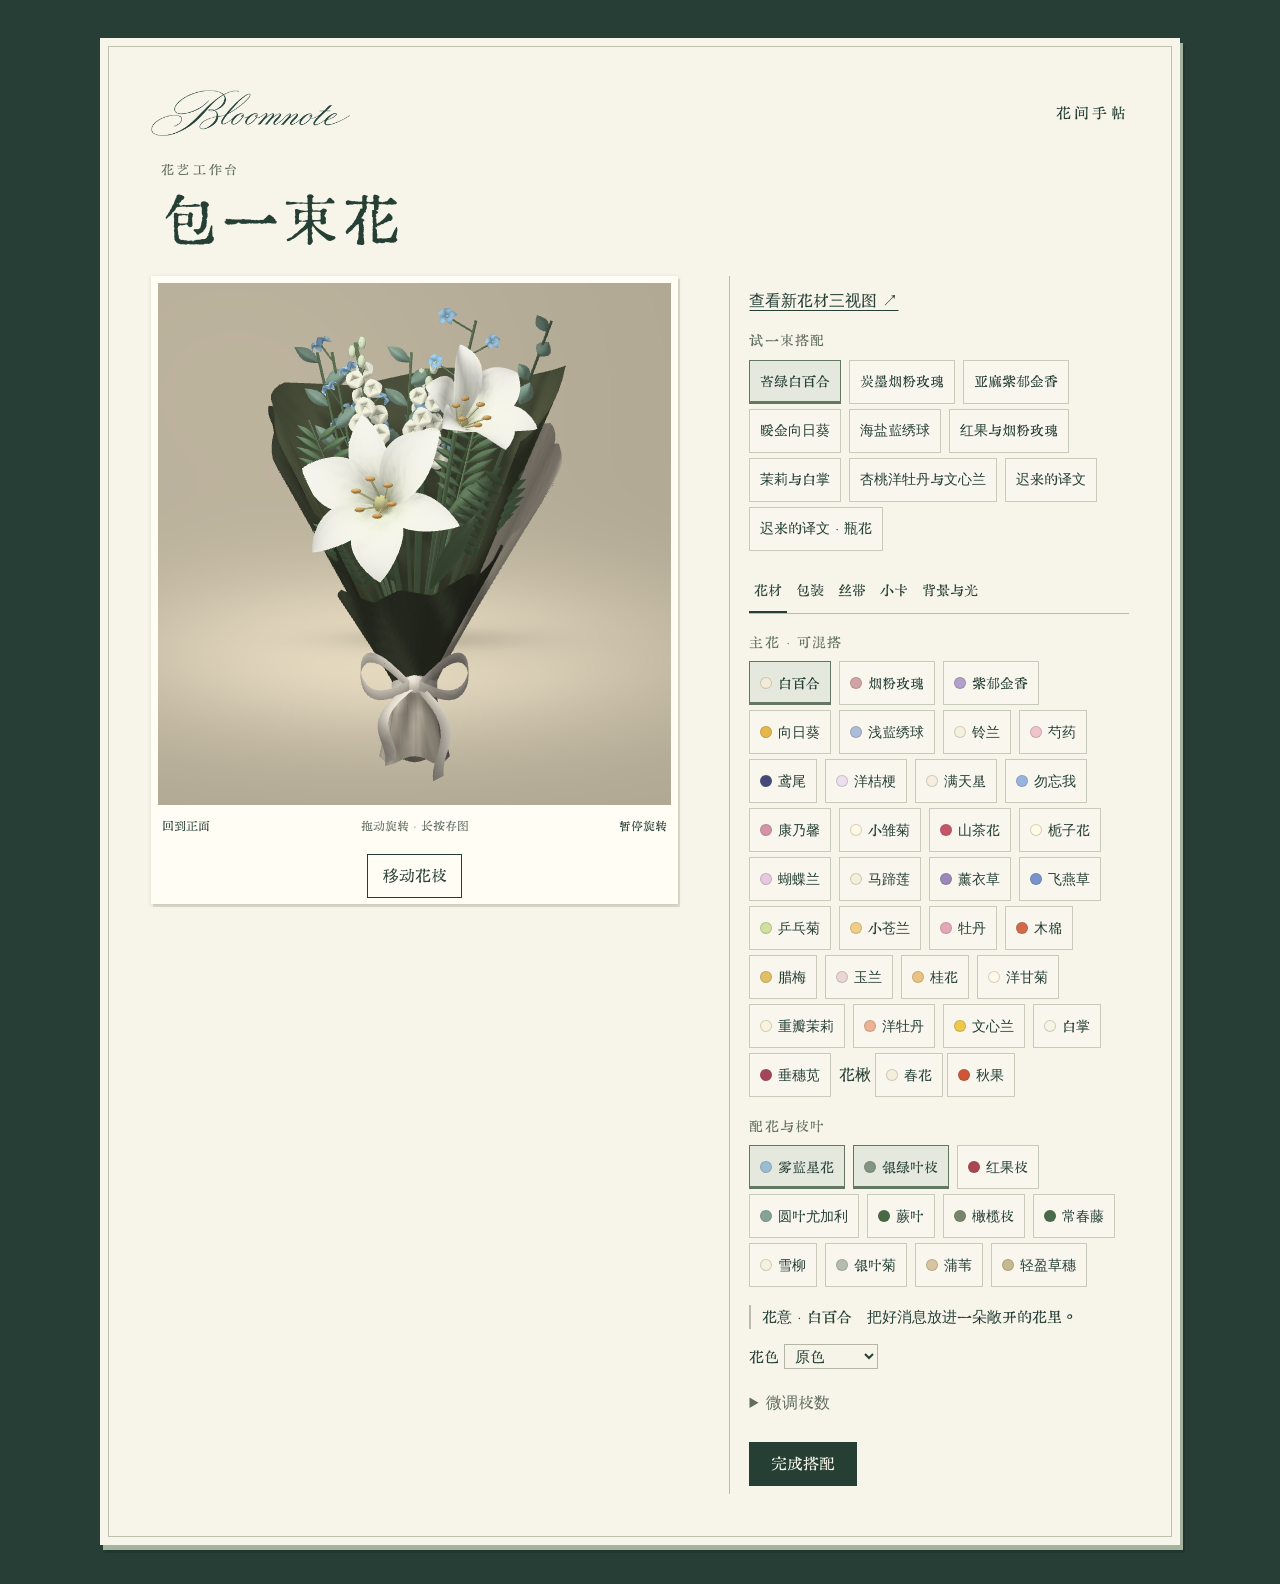
<file: index.html>
<!doctype html>
<html lang="zh-CN"><meta charset="utf-8"><meta name="viewport" content="width=device-width,initial-scale=1,viewport-fit=cover"><meta name="theme-color" content="#263e35"><title>花间手帖 · 赛博花店</title><link rel="stylesheet" href="./atelier.css?v=materials1">
<main><header><img class="signature" src="./bloomnote.png" alt="Bloomnote"><span class="shop">花间手帖</span></header>
<div class="heading"><div><p id="over">花艺工作台</p><h1 id="title">包一束花</h1></div></div>
<div class="work"><section class="exhibit" aria-label="立体花束预览"><div class="glass"><canvas aria-label="拖动旋转立体花束" id="flower"></canvas><img id="photo" alt="当前角度的花束" draggable="false"></div><div class="viewbar"><button id="front">回到正面</button><span>拖动旋转 · 长按存图</span><button id="turn">自动旋转</button></div><button id="move" hidden>移动花枝</button></section>
<section class="desk"><div id="editor"><a class="gallery-link" href="./gallery.html">查看新花材三视图 ↗</a><fieldset><legend>试一束搭配</legend><div class="choices" id="recipes"></div></fieldset><nav aria-label="搭配步骤"></nav><div id="picker"></div><p id="flower-meaning" aria-live="polite" hidden></p><div id="tones"></div><details id="quantities"><summary>微调枝数</summary><div class="choices" id="counters"></div></details><label id="ribbon-field" hidden>丝带细边小字（选填）<input id="ribbon-print" maxlength="24" autocomplete="off"></label><div id="note-field" hidden><label class="address">To <input id="to" maxlength="60" aria-label="收花人（选填）" placeholder="收花人（选填）"></label><label for="note">贺卡正文</label><textarea id="note" rows="5" maxlength="400" placeholder="写下想随花送出的话"></textarea><label class="address signature-line">From <input id="from" maxlength="60" aria-label="送花人（选填）" placeholder="你的署名（选填）"></label><label class="address">背面小字 <input id="card-print" maxlength="60" placeholder="选填"></label></div><button class="primary" id="finish">完成搭配</button></div>
<div id="finished" hidden><p id="receipt"></p><details id="meanings"><summary>读懂这束花</summary><dl></dl></details><div class="actions"><button id="read-note" hidden>读贺卡</button><button class="primary" id="save">保存图片</button><button id="share">分享花束</button></div><button id="reply" hidden>回赠一束花</button><button id="back">继续搭配</button></div>
<output role="status"></output><textarea id="url" aria-label="复制花束链接或花束单" readonly hidden rows="4"></textarea></section></div></main>
<dialog id="letter" aria-label="随花贺卡"><div id="letter-face"><p id="letter-to" hidden></p><p id="letter-text"></p><p id="letter-from" hidden></p></div><p id="letter-reverse" hidden></p><button id="flip-card" type="button" hidden>看背面</button><form method="dialog"><button>收起贺卡</button></form></dialog>
<script type="module" src="./atelier.js?v=late-translation-porcelain1"></script></html>
</file>
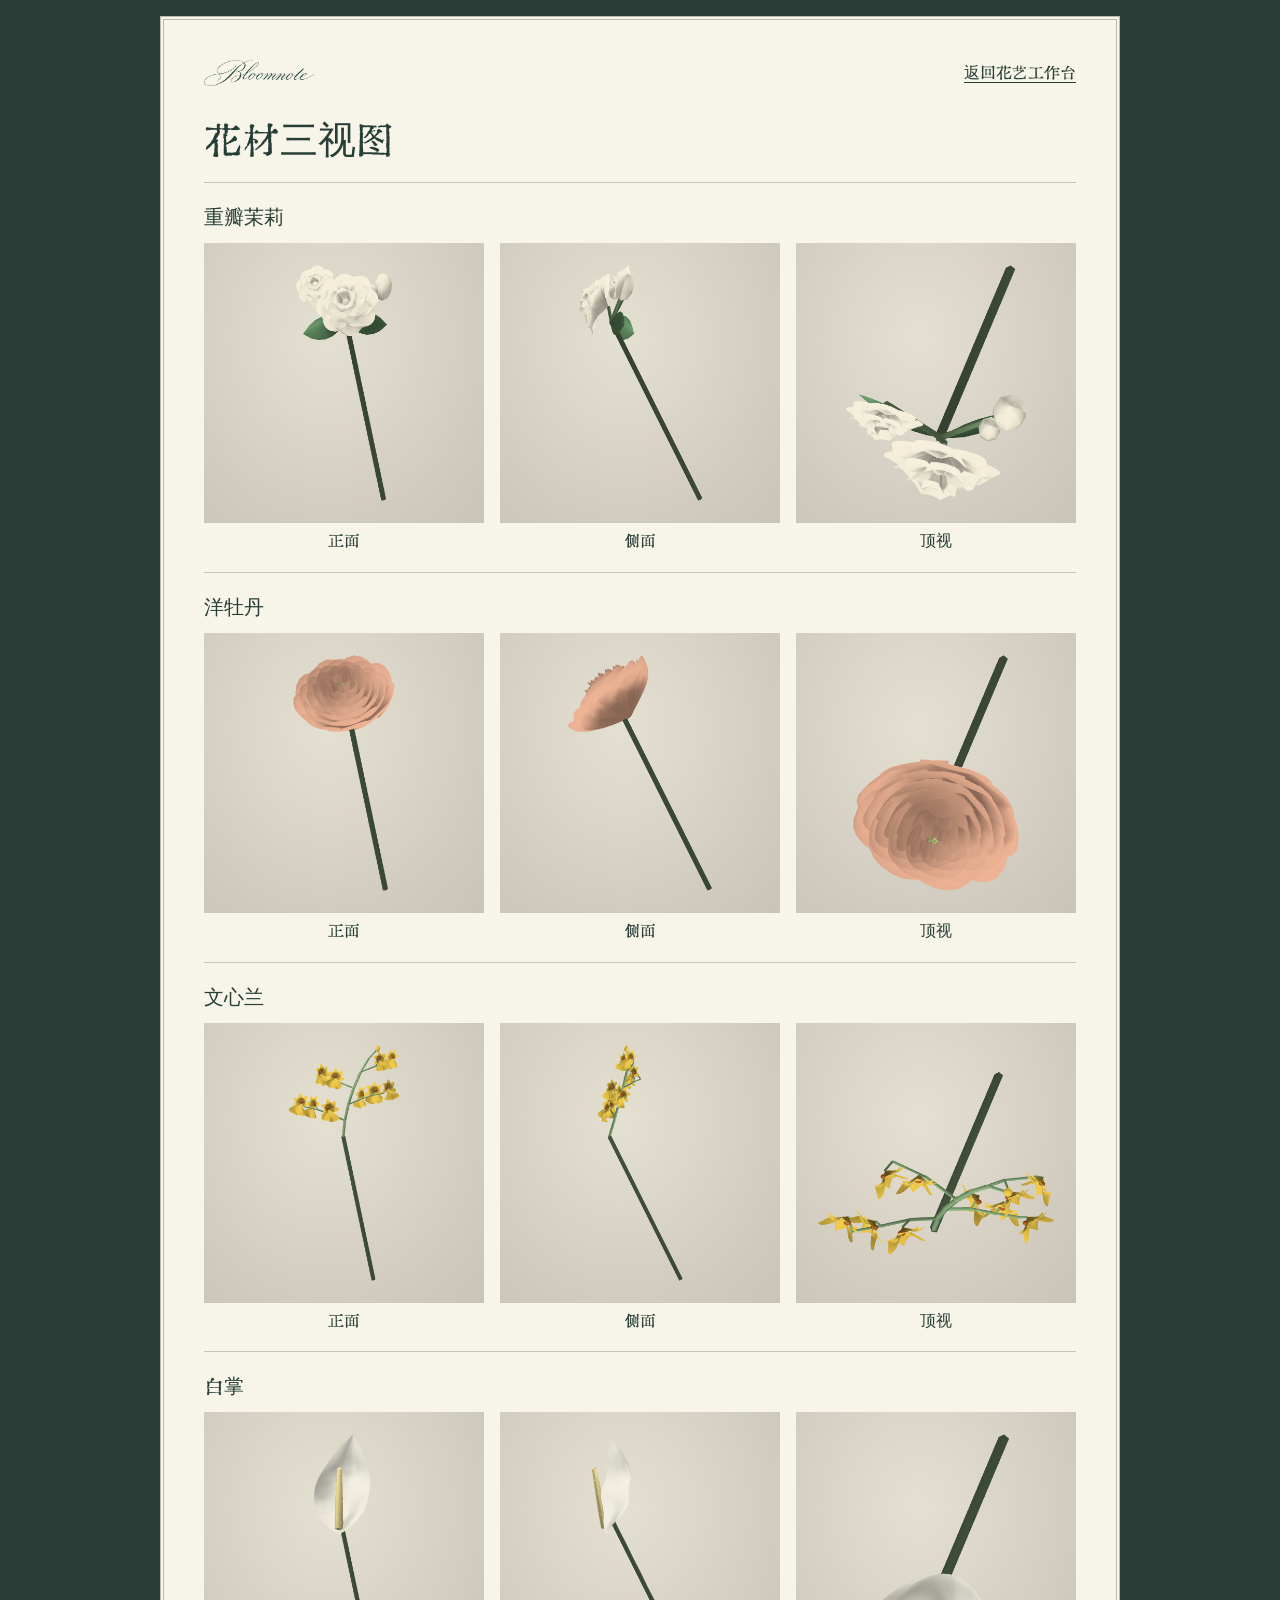
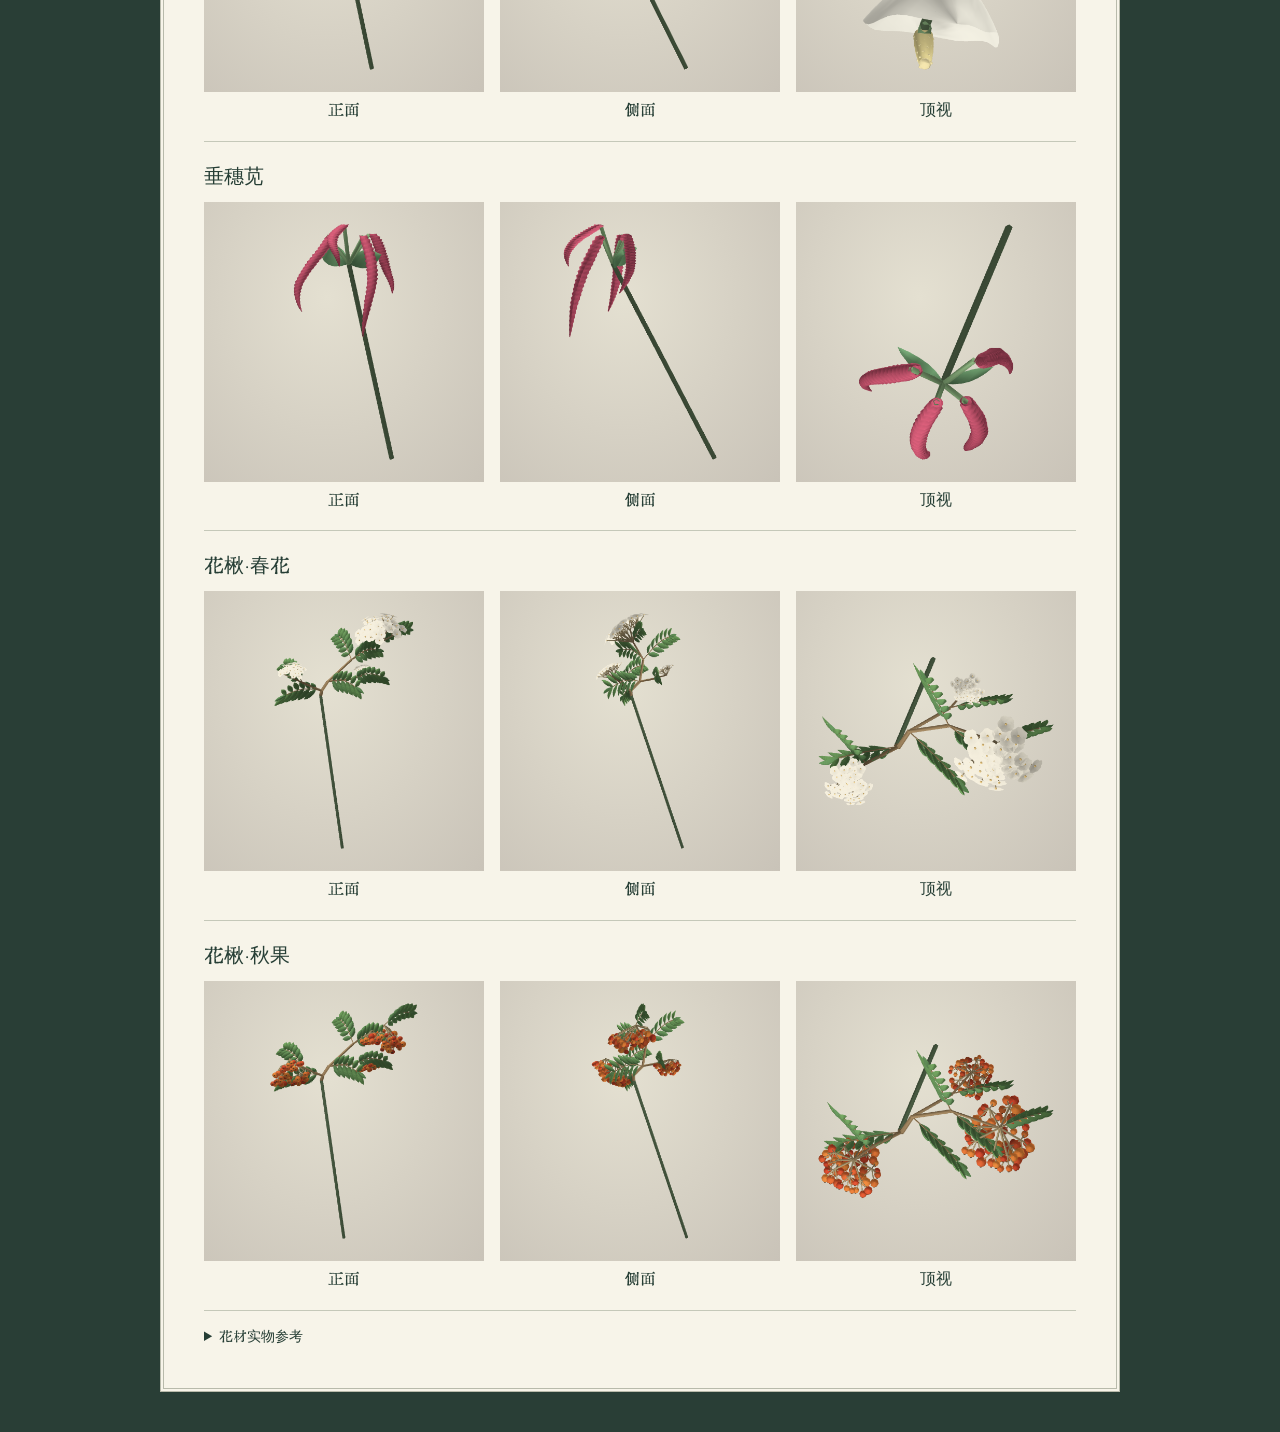
<file: gallery.html>
<!doctype html>
<html lang="zh-CN">
<meta charset="utf-8">
<meta name="viewport" content="width=device-width,initial-scale=1">
<meta name="theme-color" content="#263e35">
<title>花材三视图 · 花间手帖</title>
<style>
@font-face{font-family:Huiwen;src:url('./huiwen.otf') format('opentype');font-display:swap}
*{box-sizing:border-box}
body{margin:0;background:#293e36;color:#263e35;font:16px/1.6 Huiwen,"Songti SC",serif}
main{width:min(100% - 24px,960px);margin:16px auto 40px;padding:clamp(16px,4vw,40px);background:#f7f4e9;border:double 4px #b8baab}
header{display:flex;align-items:center;justify-content:space-between;gap:10px}header img{width:110px;height:auto}a{color:inherit;text-underline-offset:4px}
h1{font-weight:500;font-size:clamp(26px,5vw,38px);margin:.65em 0 .3em}h2{font-weight:500;font-size:1.25rem;margin:0 0 10px}
section{padding:18px 0;border-top:1px solid #c5c8b9}
.views{display:grid;grid-template-columns:repeat(3,minmax(0,1fr));gap:clamp(4px,1.5vw,16px)}
button{font:inherit;color:inherit;cursor:pointer}
.view{display:grid;gap:5px;padding:0;background:none;border:0;text-align:center}
.view img,#large{display:block;width:100%;background:radial-gradient(ellipse at 44% 34%,#e4e0d1,#c9c3b8);aspect-ratio:1;object-fit:contain}
.view:focus-visible,button:focus-visible,a:focus-visible{outline:2px solid #3c6148;outline-offset:2px}
dialog{color:inherit;background:#f6f3e8;border:1px solid #7e8879;padding:12px;width:min(92vw,650px);max-height:94dvh;overflow:auto}dialog::backdrop{background:#192b24c9}
dialog header{margin:0 0 10px}dialog button{border:1px solid #a3ad9d;background:transparent;padding:5px 12px}
@media(max-width:480px){main{padding:14px;width:calc(100% - 12px);margin:8px auto 20px}section{padding:13px 0}.view{font-size:14px}}
.sources{font-size:.9rem;border-top:1px solid #c5c8b9;padding-top:1em}.sources summary{cursor:pointer}.sources ul{padding-left:1.4em}
</style>
<main>
<header><img src="./bloomnote.png" alt="Bloomnote"><a href="./index.html">返回花艺工作台</a></header>
<h1>花材三视图</h1>
<p id="status" role="status">正在绘制花材…</p>
<div id="specimens"></div>
<details class="sources">
<summary>花材实物参考</summary>
<ul>
<li>重瓣茉莉 · <a href="https://www.logees.com/products/jasmine-grand-duke-of-tuscany">Logee’s「托斯卡纳大公」</a></li>
<li>洋牡丹 · <a href="https://plants.ces.ncsu.edu/plants/ranunculus-asiaticus/">北卡州立大学植物图鉴</a></li>
<li>文心兰 · <a href="https://www.aos.org/explore/oncidium">美国兰花协会</a> · <a href="https://www.hanadonya.com/product/we-0021-v.html">Gower Ramsey 鲜切花实拍</a></li>
<li>白掌 · <a href="https://plants.ces.ncsu.edu/plants/spathiphyllum/">北卡州立大学植物图鉴</a></li>
<li>垂穗苋 · <a href="https://library.floretflowers.com/collections/seeds/products/amaranth-coral-fountain">Floret 花圃「Coral Fountain」</a></li>
<li>花楸春花与秋果 · <a href="https://www.woodlandtrust.org.uk/trees-woods-and-wildlife/british-trees/a-z-of-british-trees/rowan/">英国林地信托</a> · <a href="https://www.treesandshrubsonline.org/articles/sorbus/sorbus-aucuparia/">国际树木学会形态图鉴</a></li>
</ul>
</details>
</main>
<dialog id="detail" aria-labelledby="detail-name">
<header><strong id="detail-name"></strong><form method="dialog"><button autofocus>收起</button></form></header>
<img id="large" alt="">
</dialog>
<script type="module" src="./gallery.js"></script>
</html>
</file>
<file: atelier.css>
@font-face{font-family:BloomnoteHuiwen;src:url('./huiwen.otf') format('opentype');font-display:swap}
@font-face{font-family:Stationery;src:url('./song.otf') format('opentype');font-display:swap}
:root{--ink:#263f35;--muted:#606d60;--rule:#b9bcaa;--paper:#f7f4e9;--serif:BloomnoteHuiwen,"汇文明朝体","Huiwen-mincho",Stationery,serif}
*{box-sizing:border-box}
body{margin:0;background:#263e35;color:var(--ink);font:16px/1.6 var(--serif);padding:clamp(12px,3vw,40px)}
main{position:relative;isolation:isolate;max-width:1080px;margin:auto;background:var(--paper);padding:clamp(18px,4vw,54px);box-shadow:3px 5px 0 #a4b3a0,5px 8px 0 #20372e}
main:before{content:"";position:absolute;inset:8px;border:1px solid #bdc1ad;pointer-events:none;z-index:-1}
header{display:flex;align-items:center;justify-content:space-between;gap:16px}
.signature{width:clamp(140px,17vw,199px);height:auto;display:block}
.shop{font-size:15px;letter-spacing:.22em}
.heading{display:flex;align-items:center;justify-content:space-between;gap:18px;margin:24px 0 20px;padding:0 2% 0 1%}
.heading p{margin:0 0 4px;font-size:13px;color:var(--muted);letter-spacing:.22em}
h1{margin:0;font-size:clamp(31px,5vw,57px);line-height:1.25;letter-spacing:.065em;font-weight:400}
.work{display:grid;grid-template-columns:minmax(0,1.32fr) minmax(0,1fr);gap:clamp(24px,4vw,55px);align-items:start}
.exhibit{min-width:0;padding:7px 7px 0;background:#fffdf4;box-shadow:0 1px 4px #353c2c25,2px 3px 0 #dddccd}
.glass{height:clamp(335px,58vh,620px);position:relative;overflow:hidden}
canvas{display:block;width:100%;height:100%;touch-action:none}
.lit-wall{position:absolute;inset:0;pointer-events:none}#flower{position:relative}
#photo{position:absolute;inset:0;width:100%;height:100%;opacity:0;touch-action:none;cursor:grab;-webkit-touch-callout:default}#photo:active{cursor:grabbing}
button,input{font:inherit;color:inherit}
button{min-height:44px;cursor:pointer;border:0;background:transparent}
button:focus-visible,input:focus-visible,canvas:focus-visible{outline:2px solid #536751;outline-offset:2px}
.viewbar,.actions,nav,.choices{display:flex;align-items:center}
.viewbar{justify-content:space-between;gap:3px;font-size:12px}
.viewbar span{color:var(--muted);text-align:center}.viewbar button{padding:0 4px}
.desk{position:relative;min-width:0;padding:12px 0 8px 19px;border-left:1px solid var(--rule)}
fieldset{padding:0;border:0;margin:0 0 18px}
legend{padding:0;margin:0 0 8px;color:var(--muted);font-size:14px;letter-spacing:.08em}
.choices{flex-wrap:wrap;gap:5px 8px}
.choices button{border:1px solid #c8cbba;background:#fffdf644;padding:6px 10px;font-size:14px}
.choices button[aria-pressed=true]{border-color:#627663;background:#e5e9dd;box-shadow:inset 0 -2px #647963}
.sample{display:inline-block;width:12px;height:12px;margin-right:6px;vertical-align:-1px;background:var(--swatch);border:1px solid #57594840;border-radius:50%}
nav{gap:4px;flex-wrap:wrap;border-bottom:1px solid var(--rule);margin-bottom:17px}
nav button{padding:0 5px;font-size:14px}
nav [aria-current=true]{box-shadow:inset 0 -2px var(--ink)}
#finish{background:var(--ink);color:var(--paper);padding:7px 22px}
.present .desk{align-self:center;padding:20px 18px;background:#f0eee2;border:1px solid #ccd0bd;box-shadow:3px 3px 0 #e4e6d9}
#receipt{margin:0 0 9px;line-height:1.85}
.actions{gap:20px}.actions button,#back{text-decoration:underline;text-decoration-color:#9ba993;text-underline-offset:5px;padding:0 3px}
#back,output{font-size:13px;color:var(--muted)}output{display:block}output:not(:empty){margin-top:6px}
input{width:100%;padding:6px}[hidden]{display:none!important}
@media(max-width:700px){
 body{padding:10px 8px 14px}main{padding:20px 15px 22px}main:before{inset:5px}
 .signature{width:138px}.shop{font-size:13px}.heading{margin:18px 2px 15px}
 .work{display:block}.glass{height:clamp(248px,43svh,435px)}.desk{margin:18px 4px 0;padding:2px 0;border:0}
 .present .desk{margin:14px 3px 2px 14px;padding:12px 15px 6px}.viewbar{font-size:clamp(11px,3vw,13px)}
 nav{justify-content:space-between;gap:0}nav button{padding:0 3px}
}

#note-field{display:block;margin:0 0 18px}
#note{display:block;width:100%;margin-top:6px;padding:10px;font:inherit;color:inherit;background:#fffdf6;border:1px solid var(--rule);resize:vertical}
#letter{width:min(86vw,26rem);max-height:80svh;overflow:auto;color:var(--ink);border:1px solid #819082;padding:clamp(20px,6vw,40px);box-shadow:4px 5px 0 #223d3252}
#letter::backdrop{background:#18291fc2}
#letter-text{white-space:pre-wrap;overflow-wrap:anywhere;line-height:1.95;margin:0}
#letter form{text-align:right;margin-top:14px}
#letter form button{font-size:14px;text-decoration:underline;text-underline-offset:5px}
.actions{flex-wrap:wrap}
@font-face{font-family:HuiwenLetters;src:url('./huiwen-letters.otf') format('opentype');font-display:swap}
#note,#letter-text{font-family:BloomnoteHuiwen,HuiwenLetters,var(--serif)}

.quantity{display:inline-grid;grid-template-columns:2.6em 3.2em 2.6em;align-items:center;border:1px solid #c8cbba;background:#fffdf655;padding:5px 4px;color:var(--ink)}
.quantity label{grid-column:1/-1;text-align:center;font-size:14px}
.quantity button{border:0;background:transparent;min-height:38px;padding:0;font-size:18px}
.quantity button:disabled{opacity:.32}
.quantity input{min-width:0;text-align:center;border:0;border-bottom:1px solid var(--rule);background:transparent;color:inherit;font:inherit;appearance:textfield}
.quantity input::-webkit-inner-spin-button{appearance:none}

#quantities{margin:4px 0 18px}
#quantities summary{cursor:pointer;color:var(--muted);padding:8px 0;width:fit-content}
#counters{margin-top:5px}

#move{display:block;margin:.35rem auto;padding:.35rem .9rem;color:inherit;background:transparent;border:1px solid currentColor;cursor:pointer}
#move[hidden]{display:none}
.glass.editing #photo{cursor:crosshair}
.stem-target{position:absolute;pointer-events:none;transform:translate(-50%,-50%);border:2px solid white;box-shadow:0 0 0 1px #29483b;border-radius:50%;width:22px;height:22px}

#tones{display:flex;flex-wrap:wrap;gap:.5rem 1rem;margin:.8rem 0}#tones[hidden]{display:none}#tones label{font-size:.95rem}#tones select{font:inherit;color:inherit;background:#f6f3e9;border:1px solid #b5b5a5;padding:.2rem .35rem}

.address{display:flex;align-items:baseline;gap:.65em;margin:1em 0;font-style:italic}
.address input{min-width:0;width:min(14em,70%);border:0;border-bottom:1px solid var(--rule);background:transparent;color:inherit;font:normal 1em var(--serif);padding:.25em}
.signature-line{justify-content:flex-end}
#letter-to,#letter-from{overflow-wrap:anywhere;margin:0 0 1em}
#letter-from{text-align:right;margin:1em 0 0}

.gallery-link{display:block;width:fit-content;color:var(--ink);margin:0 0 1rem;text-underline-offset:4px}
#flower-meaning{border-left:2px solid var(--rule);padding-left:.7em;color:var(--ink);font-size:.93rem}
#meanings{margin:1em 0}#meanings summary{cursor:pointer;text-decoration:underline;text-underline-offset:4px}
#meanings dl{margin:.7rem 0}#meanings dt{font-weight:bold}#meanings dd{margin:0 0 .55em}
.rowan-forms{display:inline-flex;align-items:center;gap:.25em;flex-wrap:wrap}
#ribbon-field{display:block;font-size:.9rem;margin:.6em 0 1em}#ribbon-field[hidden]{display:none}
#ribbon-print{display:block;max-width:100%;padding:.35em .5em;border:1px solid var(--rule);background:#fffdf6}
#letter-reverse{min-height:5rem;overflow-wrap:anywhere;white-space:pre-wrap;font-size:.9rem}
#flip-card{text-decoration:underline;text-underline-offset:4px}
</file>
